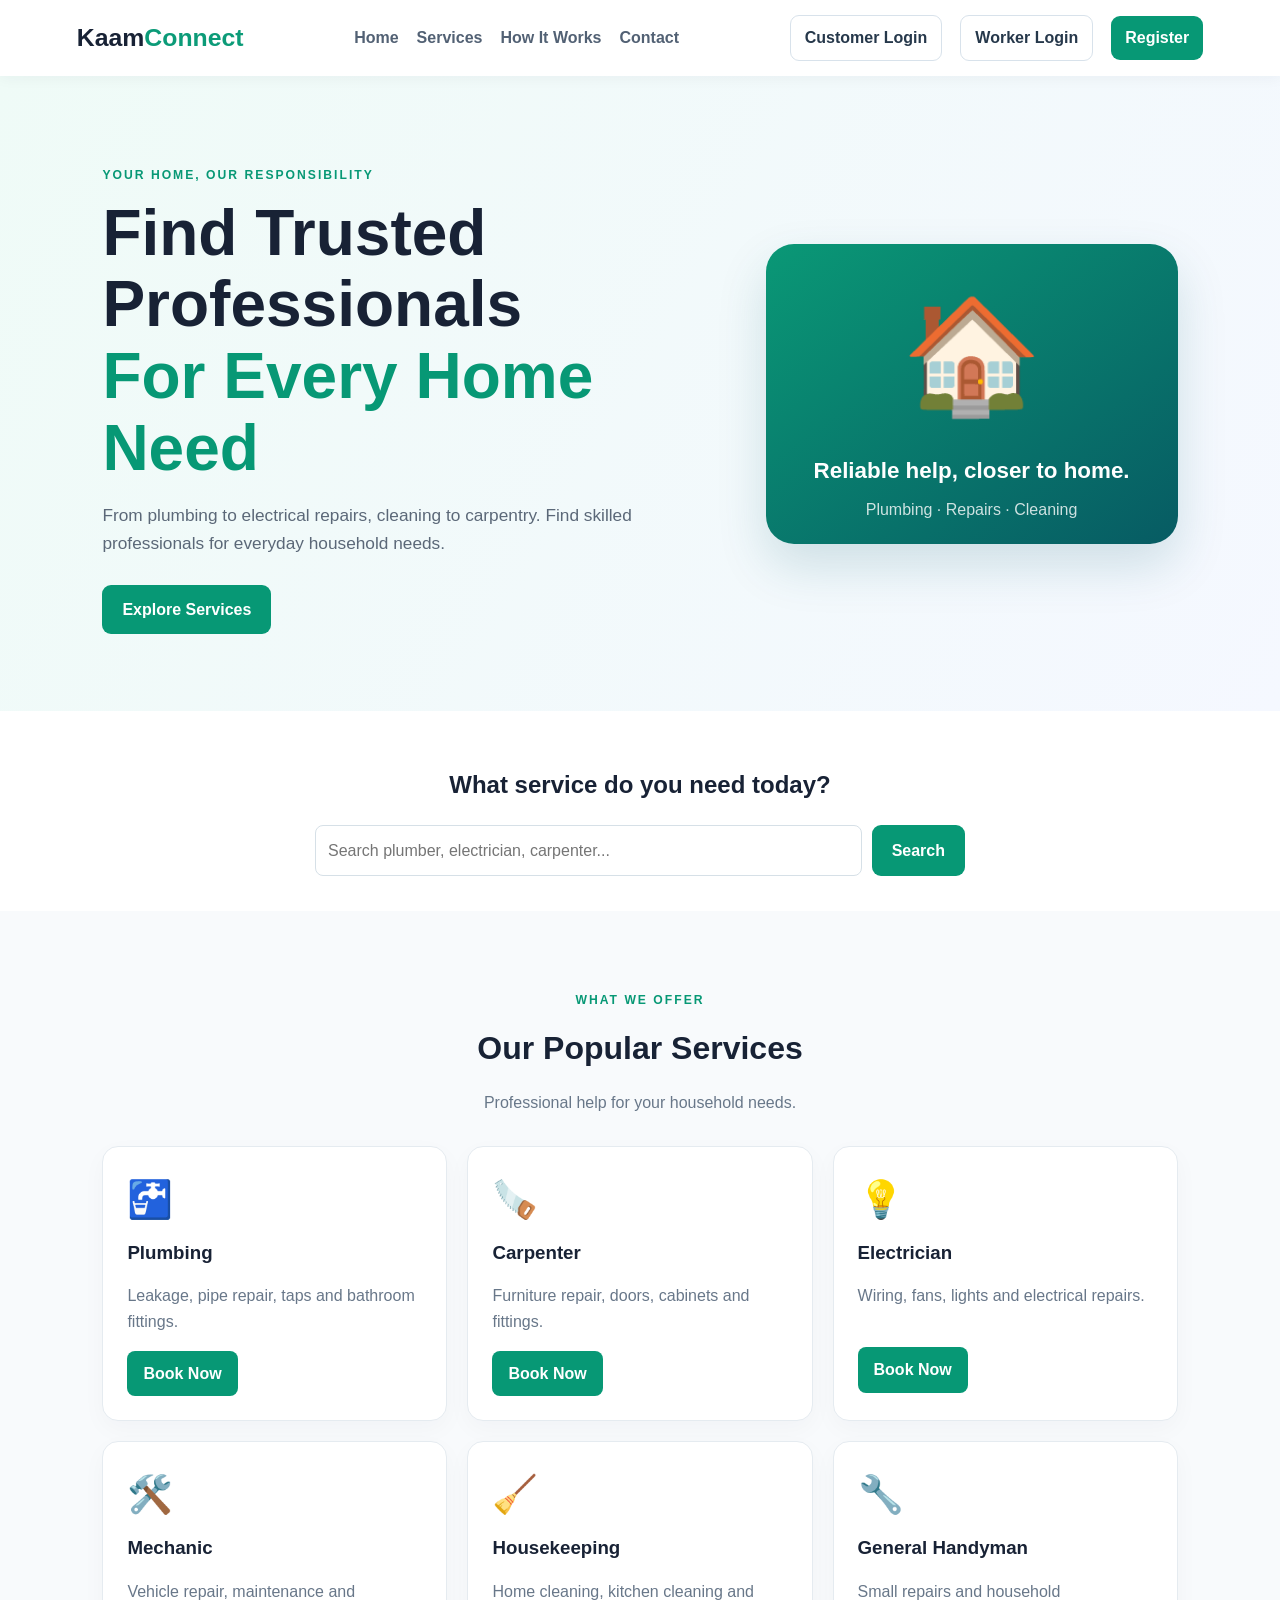
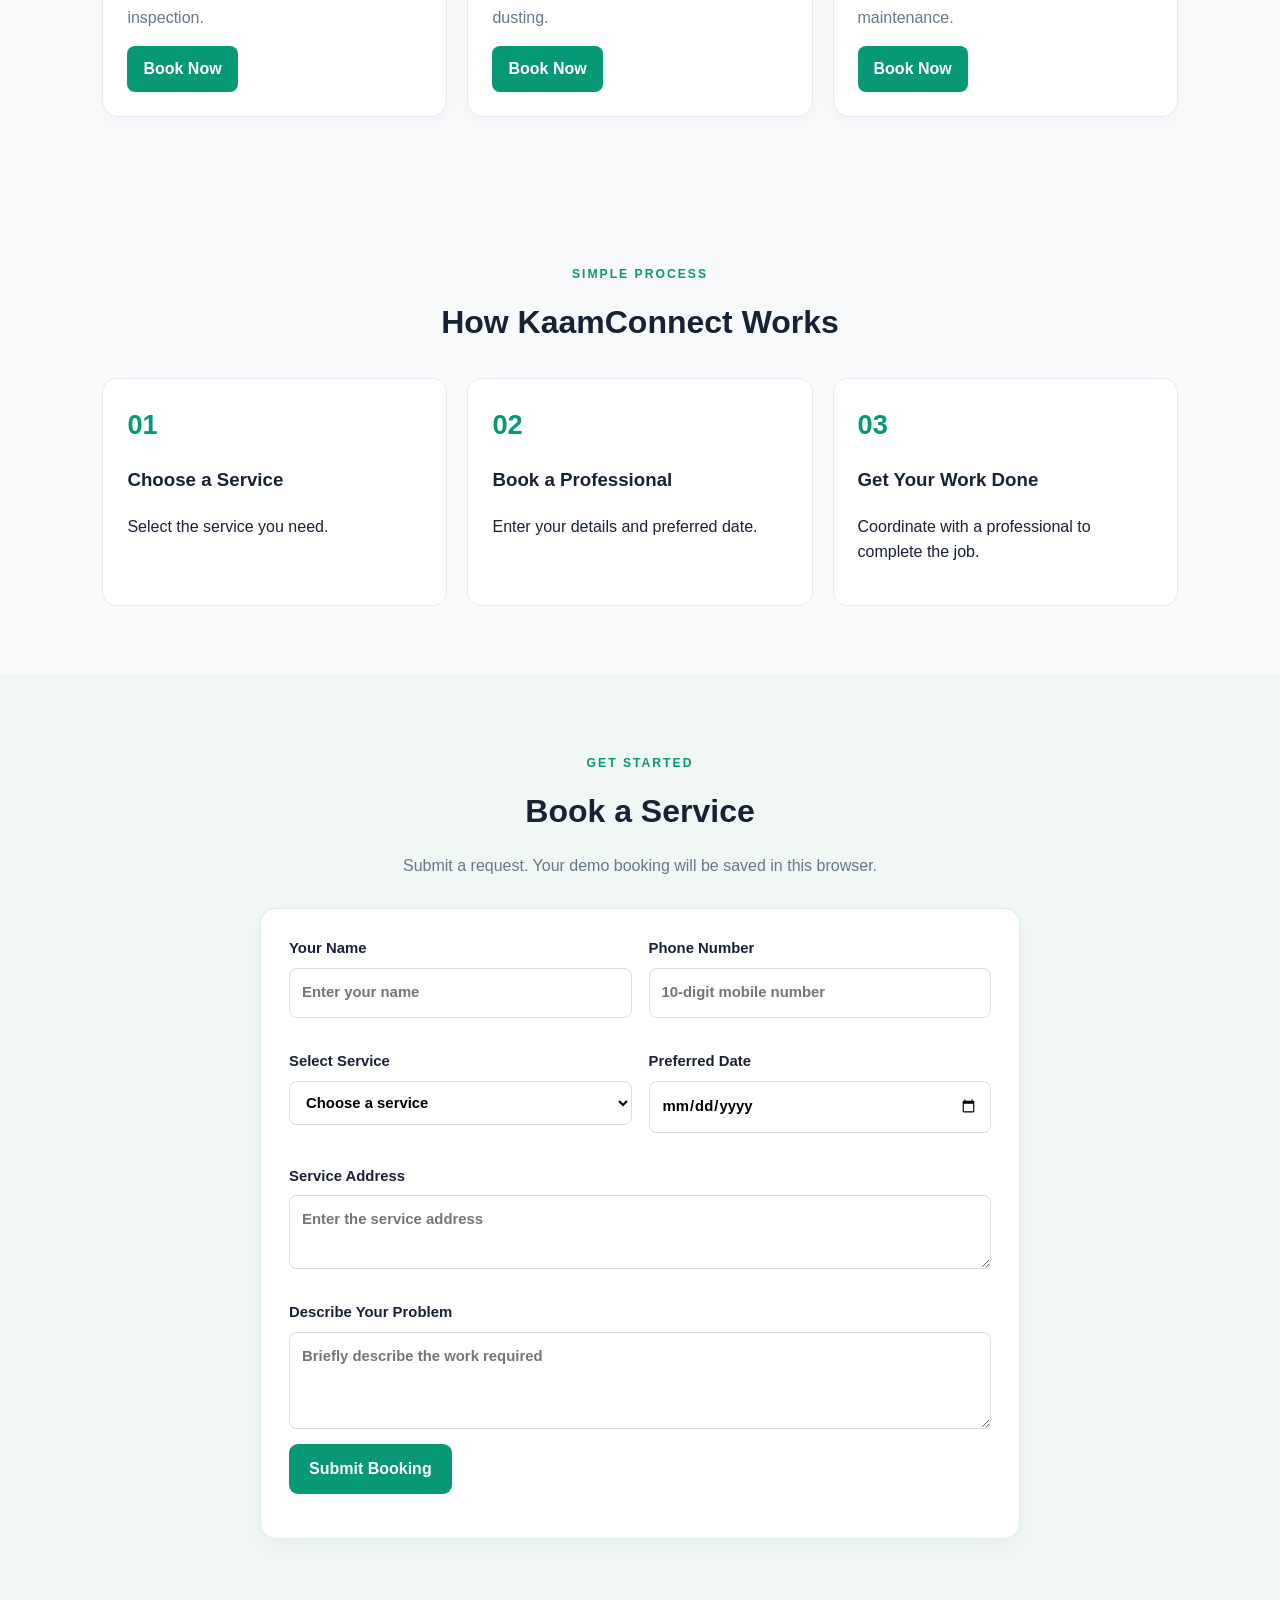
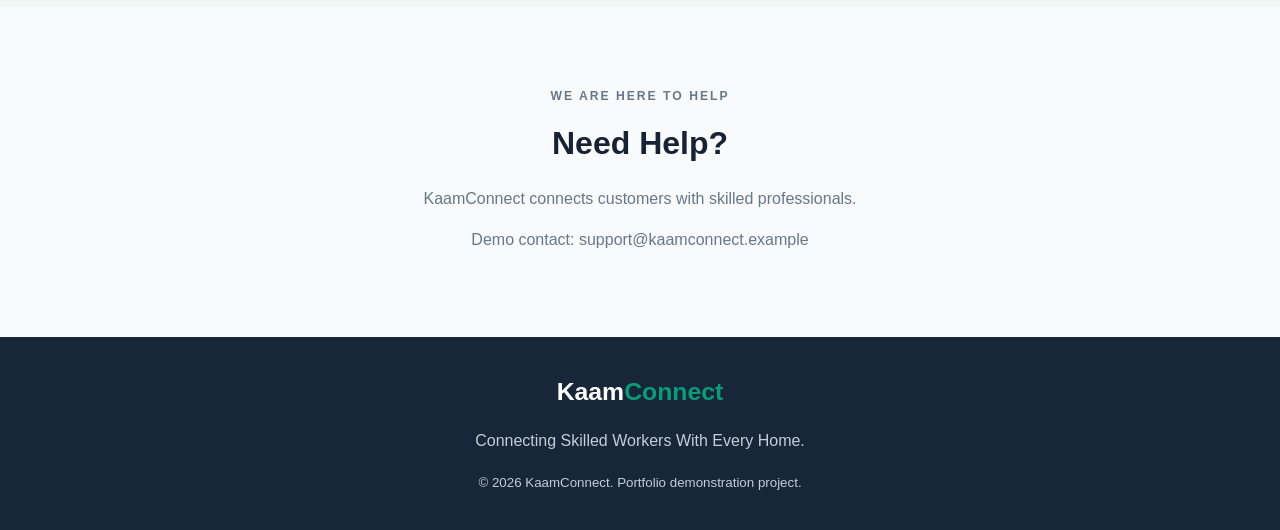
<file: index.html>
<!DOCTYPE html>
<html lang="en">
<head>
  <meta charset="UTF-8"><meta name="viewport" content="width=device-width, initial-scale=1.0">
  <meta name="description" content="KaamConnect connects households with local home-service professionals.">
  <title>KaamConnect | Home Services Marketplace</title><link rel="stylesheet" href="css/style.css">
</head>
<body>
<header class="navbar">
  <a href="index.html" class="logo">Kaam<span>Connect</span></a>
  <nav><a href="#home">Home</a><a href="#services">Services</a><a href="#how">How It Works</a><a href="#contact">Contact</a></nav>
  <div class="nav-buttons"><a href="login.html?role=customer" class="nav-btn">Customer Login</a><a href="login.html?role=worker" class="nav-btn">Worker Login</a><a href="register.html" class="primary-btn small">Register</a></div>
</header>
<main>
  <section class="hero" id="home"><div class="hero-content"><p class="tagline">YOUR HOME, OUR RESPONSIBILITY</p><h1>Find Trusted Professionals <span>For Every Home Need</span></h1><p>From plumbing to electrical repairs, cleaning to carpentry. Find skilled professionals for everyday household needs.</p><a href="#services" class="primary-btn">Explore Services</a></div><div class="hero-art"><div class="hero-icon">🏠</div><p>Reliable help, closer to home.</p><span>Plumbing · Repairs · Cleaning</span></div></section>
  <section class="search-section"><h2>What service do you need today?</h2><div class="search-row"><input type="search" id="searchInput" placeholder="Search plumber, electrician, carpenter..." aria-label="Search services"><button class="primary-btn" onclick="searchServices()">Search</button></div></section>
  <section class="services section" id="services"><div class="section-heading"><p class="eyebrow">WHAT WE OFFER</p><h2>Our Popular Services</h2><p>Professional help for your household needs.</p></div><div class="service-container" id="serviceContainer">
    <article class="service-card" data-name="plumbing plumber"><div class="service-emoji">🚰</div><h3>Plumbing</h3><p>Leakage, pipe repair, taps and bathroom fittings.</p><button onclick="bookService('Plumbing')">Book Now</button></article>
    <article class="service-card" data-name="carpenter carpentry"><div class="service-emoji">🪚</div><h3>Carpenter</h3><p>Furniture repair, doors, cabinets and fittings.</p><button onclick="bookService('Carpenter')">Book Now</button></article>
    <article class="service-card" data-name="electrician electrical"><div class="service-emoji">💡</div><h3>Electrician</h3><p>Wiring, fans, lights and electrical repairs.</p><button onclick="bookService('Electrician')">Book Now</button></article>
    <article class="service-card" data-name="mechanic vehicle"><div class="service-emoji">🛠️</div><h3>Mechanic</h3><p>Vehicle repair, maintenance and inspection.</p><button onclick="bookService('Mechanic')">Book Now</button></article>
    <article class="service-card" data-name="housekeeping cleaning cleaner"><div class="service-emoji">🧹</div><h3>Housekeeping</h3><p>Home cleaning, kitchen cleaning and dusting.</p><button onclick="bookService('Housekeeping')">Book Now</button></article>
    <article class="service-card" data-name="handyman repairs maintenance"><div class="service-emoji">🔧</div><h3>General Handyman</h3><p>Small repairs and household maintenance.</p><button onclick="bookService('General Handyman')">Book Now</button></article>
  </div><p id="noResults" class="muted" hidden>No matching service found. Try another keyword.</p></section>
  <section class="how-it-works section" id="how"><div class="section-heading"><p class="eyebrow">SIMPLE PROCESS</p><h2>How KaamConnect Works</h2></div><div class="steps"><article><b>01</b><h3>Choose a Service</h3><p>Select the service you need.</p></article><article><b>02</b><h3>Book a Professional</h3><p>Enter your details and preferred date.</p></article><article><b>03</b><h3>Get Your Work Done</h3><p>Coordinate with a professional to complete the job.</p></article></div></section>
  <section class="booking section" id="booking"><div class="section-heading"><p class="eyebrow">GET STARTED</p><h2>Book a Service</h2><p>Submit a request. Your demo booking will be saved in this browser.</p></div>
    <form id="bookingForm" class="form-card"><div class="form-grid"><label>Your Name<input type="text" id="customerName" required maxlength="70" placeholder="Enter your name"></label><label>Phone Number<input type="tel" id="customerPhone" pattern="[0-9]{10}" maxlength="10" required placeholder="10-digit mobile number"></label><label>Select Service<select id="selectedService" required><option value="">Choose a service</option><option>Plumbing</option><option>Carpenter</option><option>Electrician</option><option>Mechanic</option><option>Housekeeping</option><option>General Handyman</option></select></label><label>Preferred Date<input type="date" id="bookingDate" required></label><label class="full">Service Address<textarea id="customerAddress" rows="2" required placeholder="Enter the service address"></textarea></label><label class="full">Describe Your Problem<textarea id="problem" rows="3" required placeholder="Briefly describe the work required"></textarea></label></div><button type="submit" class="primary-btn">Submit Booking</button><p id="bookingMessage" role="status"></p></form>
  </section>
  <section id="contact" class="contact section"><p class="eyebrow">WE ARE HERE TO HELP</p><h2>Need Help?</h2><p>KaamConnect connects customers with skilled professionals.</p><p>Demo contact: support@kaamconnect.example</p></section>
</main>
<footer><a href="index.html" class="logo">Kaam<span>Connect</span></a><p>Connecting Skilled Workers With Every Home.</p><small>© 2026 KaamConnect. Portfolio demonstration project.</small></footer>
<script src="js/app.js"></script>
</body></html>
</file>
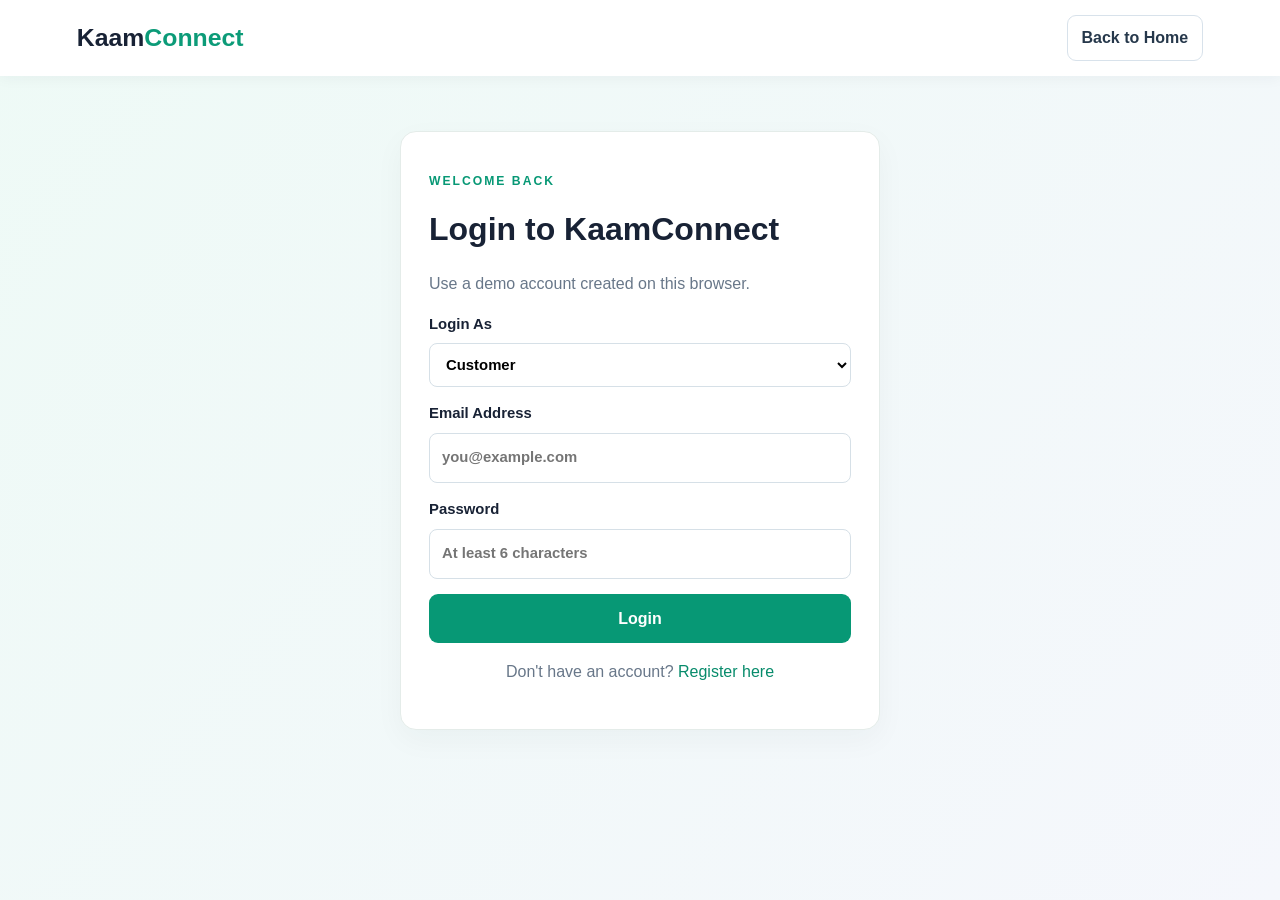
<file: customer-dashboard.html>
<!DOCTYPE html><html lang="en"><head><meta charset="UTF-8"><meta name="viewport" content="width=device-width, initial-scale=1.0"><title>Customer Dashboard | KaamConnect</title><link rel="stylesheet" href="css/style.css"></head><body>
<header class="navbar"><a href="index.html" class="logo">Kaam<span>Connect</span></a><div class="nav-buttons"><span id="welcomeName" class="muted"></span><button class="nav-btn" onclick="logout()">Logout</button></div></header>
<main class="dashboard section"><p class="eyebrow">YOUR ACCOUNT</p><h1>Customer Dashboard</h1><p class="muted">View your service requests and manage your demo account.</p><div class="dashboard-cards"><article class="dashboard-card"><h3>Book a Service</h3><p>Find a professional for your home needs.</p><a href="index.html#booking" class="primary-btn">Book Now</a></article><article class="dashboard-card"><h3>My Bookings</h3><p>Review the service requests saved in this browser.</p><button onclick="showBookings()">Refresh Bookings</button></article><article class="dashboard-card"><h3>My Profile</h3><p>View your registered account information.</p><button onclick="showProfile()">View Profile</button></article></div><section class="dashboard-section"><h2>My Recent Bookings</h2><div id="bookingList"><p class="muted">Loading bookings...</p></div></section></main><script src="js/dashboard.js"></script></body></html>
</file>
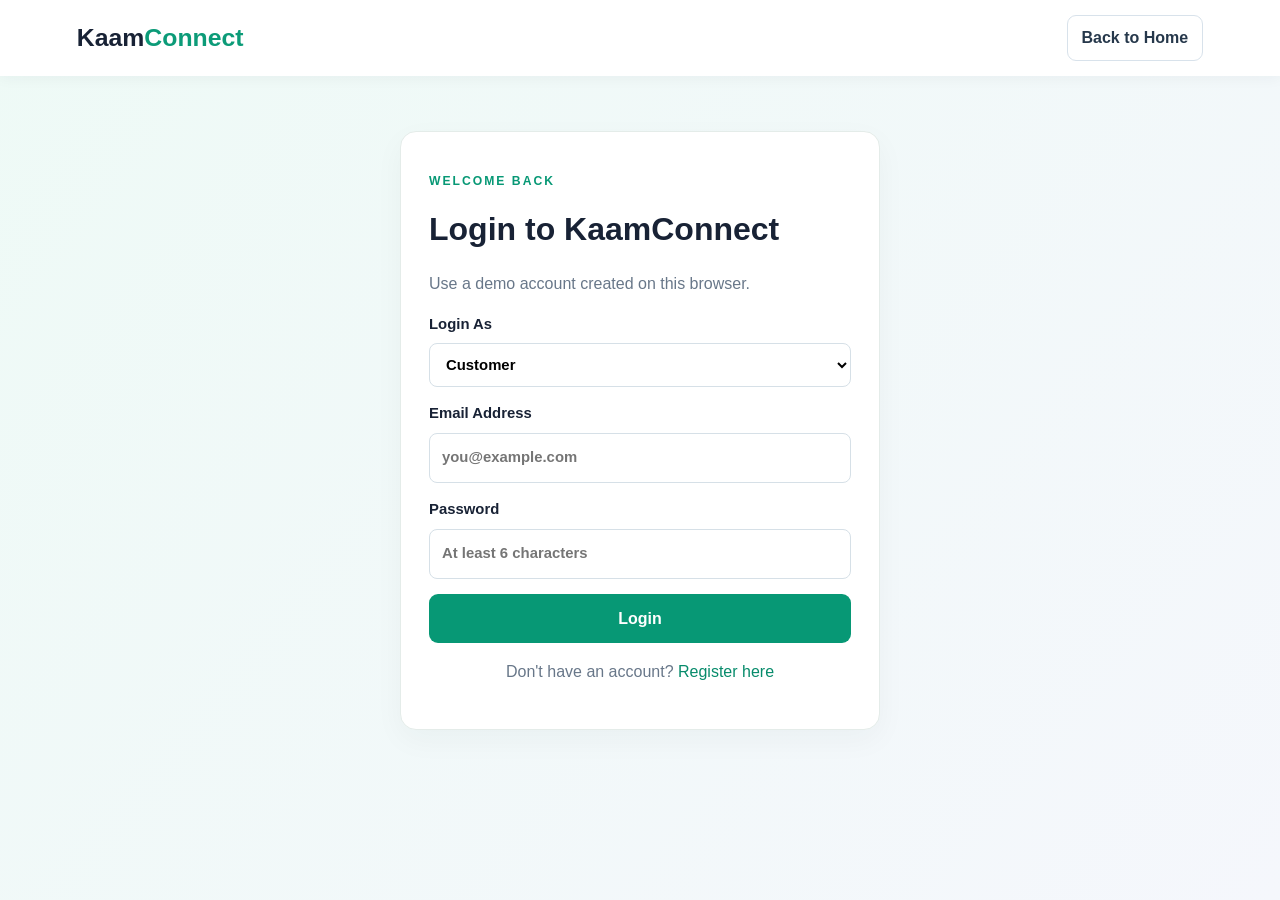
<file: login.html>
<!DOCTYPE html><html lang="en"><head><meta charset="UTF-8"><meta name="viewport" content="width=device-width, initial-scale=1.0"><title>Login | KaamConnect</title><link rel="stylesheet" href="css/style.css"></head><body class="auth-page">
<header class="navbar"><a href="index.html" class="logo">Kaam<span>Connect</span></a><a href="index.html" class="nav-btn">Back to Home</a></header>
<main class="auth-wrap"><form id="loginForm" class="form-card auth-card"><p class="eyebrow">WELCOME BACK</p><h1>Login to KaamConnect</h1><p class="muted">Use a demo account created on this browser.</p>
<label>Login As<select id="role" required><option value="customer">Customer</option><option value="worker">Service Worker</option></select></label>
<label>Email Address<input type="email" id="email" required placeholder="you@example.com"></label><label>Password<input type="password" id="password" required minlength="6" placeholder="At least 6 characters"></label>
<button class="primary-btn" type="submit">Login</button><p id="loginMessage" role="status"></p><p class="login-link">Don't have an account? <a href="register.html">Register here</a></p></form></main><script src="js/auth.js"></script></body></html>
</file>
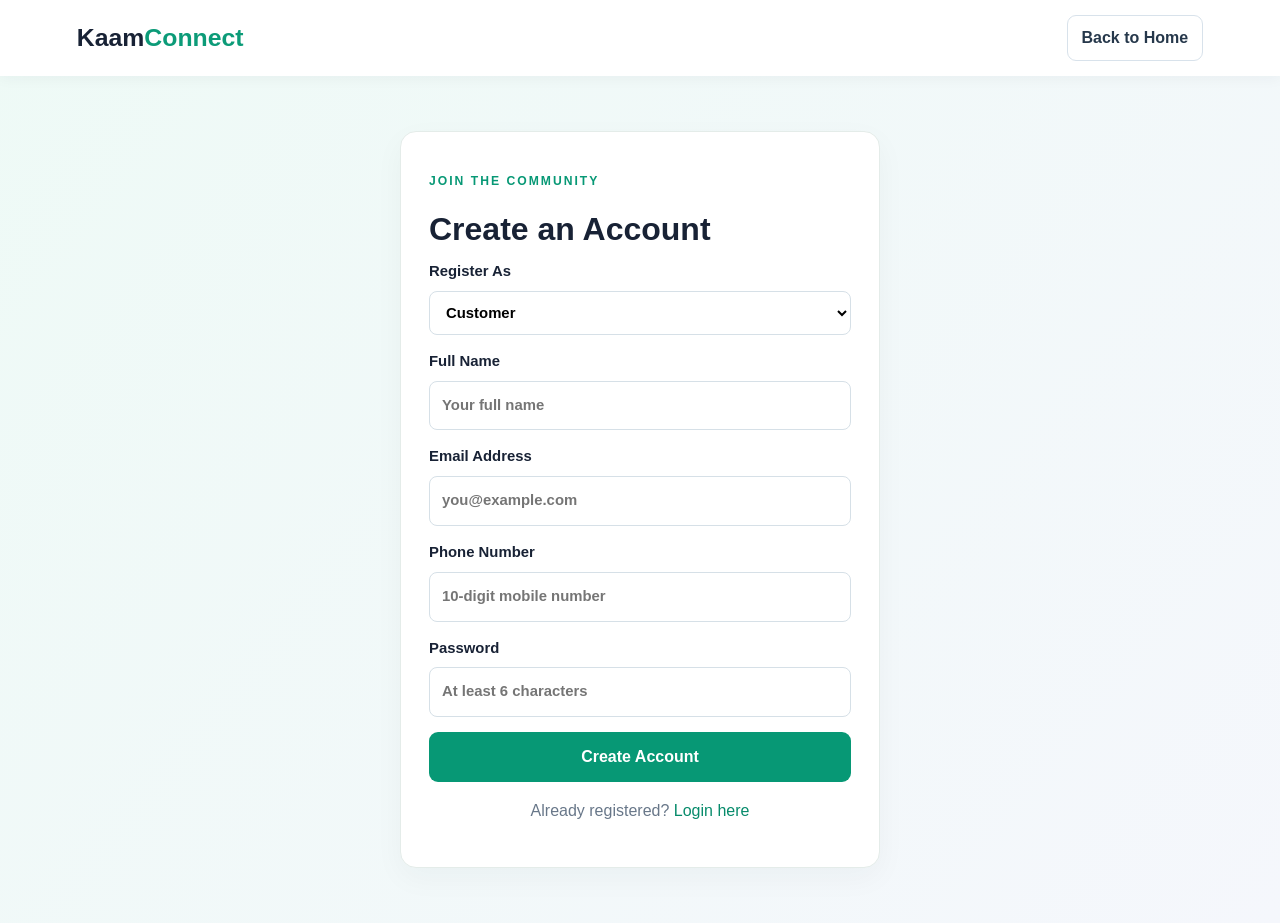
<file: register.html>
<!DOCTYPE html><html lang="en"><head><meta charset="UTF-8"><meta name="viewport" content="width=device-width, initial-scale=1.0"><title>Register | KaamConnect</title><link rel="stylesheet" href="css/style.css"></head><body class="auth-page">
<header class="navbar"><a href="index.html" class="logo">Kaam<span>Connect</span></a><a href="index.html" class="nav-btn">Back to Home</a></header>
<main class="auth-wrap"><form id="registerForm" class="form-card auth-card"><p class="eyebrow">JOIN THE COMMUNITY</p><h1>Create an Account</h1>
<label>Register As<select id="role" required><option value="customer">Customer</option><option value="worker">Service Worker</option></select></label>
<label>Full Name<input type="text" id="name" required maxlength="70" placeholder="Your full name"></label><label>Email Address<input type="email" id="email" required placeholder="you@example.com"></label><label>Phone Number<input type="tel" id="phone" pattern="[0-9]{10}" maxlength="10" required placeholder="10-digit mobile number"></label><label>Password<input type="password" id="password" minlength="6" required placeholder="At least 6 characters"></label>
<button class="primary-btn" type="submit">Create Account</button><p id="registerMessage" role="status"></p><p class="login-link">Already registered? <a href="login.html">Login here</a></p></form></main><script src="js/auth.js"></script></body></html>
</file>
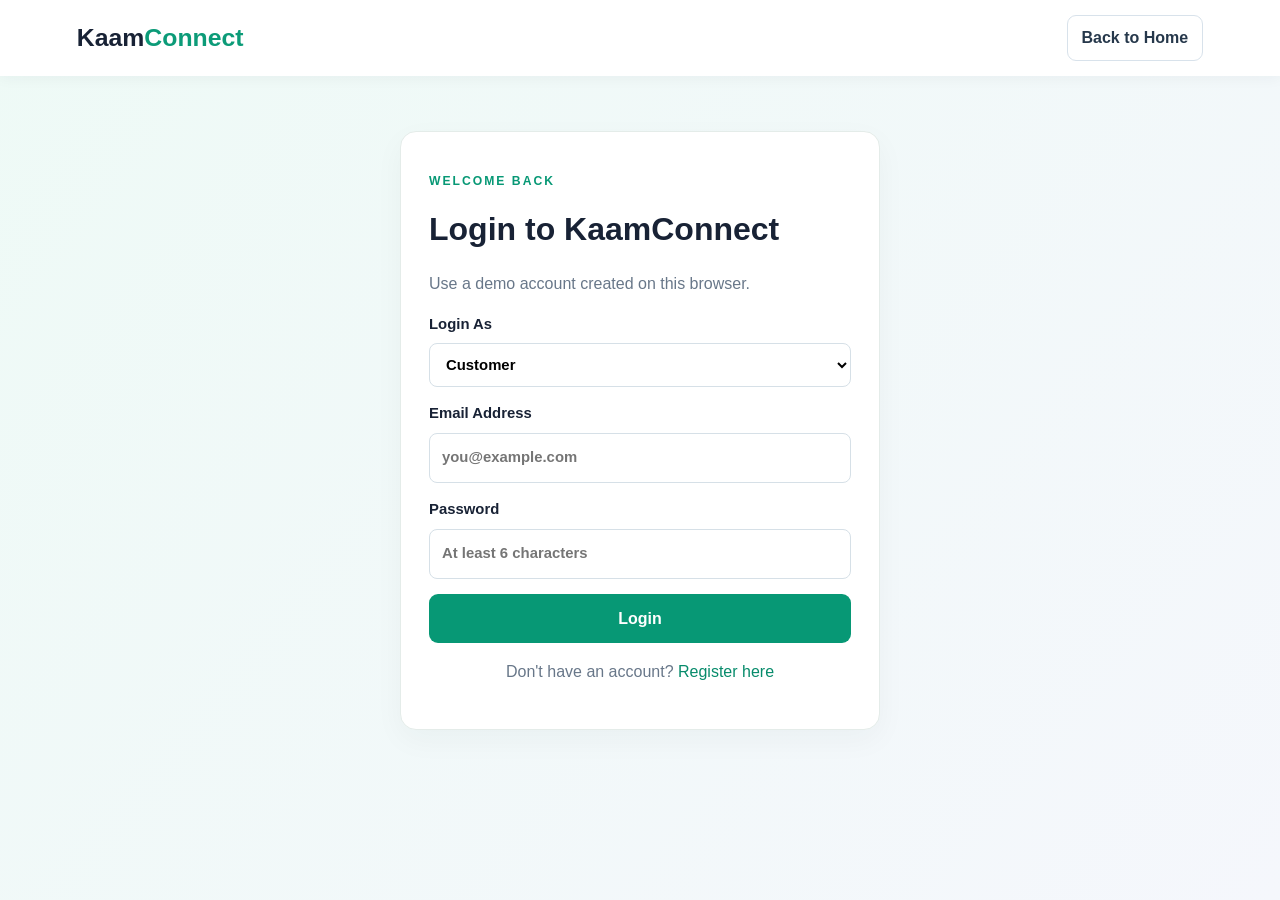
<file: worker-dashboard.html>
<!DOCTYPE html><html lang="en"><head><meta charset="UTF-8"><meta name="viewport" content="width=device-width, initial-scale=1.0"><title>Worker Dashboard | KaamConnect</title><link rel="stylesheet" href="css/style.css"></head><body>
<header class="navbar"><a href="index.html" class="logo">Kaam<span>Connect</span></a><div class="nav-buttons"><span id="welcomeName" class="muted"></span><button class="nav-btn" onclick="logout()">Logout</button></div></header>
<main class="dashboard section"><p class="eyebrow">PROFESSIONAL SPACE</p><h1>Worker Dashboard</h1><p class="muted">A demo view of customer service requests.</p><section class="dashboard-section"><h2>Customer Requests</h2><div id="requestList"><p class="muted">Loading requests...</p></div></section></main><script src="js/dashboard.js"></script></body></html>
</file>
<file: css/style.css>
*{box-sizing:border-box}html{scroll-behavior:smooth}body{margin:0;font-family:Arial,Helvetica,sans-serif;color:#182235;background:#f8fafc;line-height:1.6}a{color:inherit;text-decoration:none}button,input,select,textarea{font:inherit}.navbar{min-height:76px;padding:14px 6%;display:flex;align-items:center;justify-content:space-between;gap:20px;background:#fff;box-shadow:0 2px 14px #10233b0c;position:sticky;top:0;z-index:5}.logo{font-size:1.55rem;font-weight:800;color:#182235}.logo span{color:#0c9b78}.navbar nav,.nav-buttons{display:flex;align-items:center;gap:18px;flex-wrap:wrap}.navbar nav a{font-weight:600;color:#526174}.navbar nav a:hover,.login-link a{color:#078b6b}.nav-btn{border:1px solid #d8e2eb;border-radius:9px;padding:9px 14px;background:#fff;color:#26384b;cursor:pointer;font-weight:700}.primary-btn{display:inline-block;border:0;border-radius:9px;padding:12px 20px;background:#079875;color:white;font-weight:700;cursor:pointer;text-align:center}.primary-btn:hover,.service-card button:hover,.dashboard-card button:hover{background:#06795e}.primary-btn.small{padding:9px 14px}.hero{padding:78px 8%;display:grid;grid-template-columns:1.2fr .8fr;align-items:center;gap:45px;background:linear-gradient(120deg,#effbf7,#f5f8ff)}.hero h1{font-size:clamp(2.3rem,5vw,4rem);line-height:1.12;margin:10px 0 18px}.hero h1 span{display:block;color:#079875}.hero-content>p:not(.tagline){max-width:590px;color:#5b6878;font-size:1.08rem;margin-bottom:27px}.tagline,.eyebrow{font-size:.76rem;letter-spacing:2px;color:#079875;font-weight:800}.hero-art{min-height:300px;border-radius:28px;background:linear-gradient(145deg,#0a9876,#075b63);color:#fff;display:flex;flex-direction:column;align-items:center;justify-content:center;box-shadow:0 22px 50px #075b6328}.hero-icon{font-size:7rem}.hero-art p{font-size:1.4rem;font-weight:700;margin:8px}.hero-art span{opacity:.8}.search-section{margin:-1px auto 0;padding:35px 6%;text-align:center;background:#fff}.search-row{display:flex;max-width:650px;margin:18px auto 0;gap:10px}.search-row input{flex:1}.section{padding:68px 8%}.section-heading{text-align:center;margin-bottom:30px}.section-heading h2,.contact h2{font-size:2rem;margin:4px 0}.section-heading>p:last-child,.muted{color:#687789}.service-container{display:grid;grid-template-columns:repeat(3,1fr);gap:20px}.service-card,.dashboard-card,.booking-item{background:#fff;border:1px solid #e5ebf0;border-radius:16px;padding:24px;box-shadow:0 8px 25px #152b4008}.service-emoji{font-size:2.3rem}.service-card h3{margin:8px 0}.service-card p,.dashboard-card p{color:#687789;min-height:48px}.service-card button,.dashboard-card button{background:#079875;color:white;border:0;border-radius:8px;padding:10px 16px;font-weight:700;cursor:pointer}.service-card[hidden]{display:none}.steps{display:grid;grid-template-columns:repeat(3,1fr);gap:20px}.steps article{padding:24px;border-radius:14px;background:#fff;border:1px solid #e5ebf0}.steps b{color:#079875;font-size:1.7rem}.booking{background:#f0f7f5}.form-card{max-width:760px;margin:0 auto;background:#fff;padding:28px;border:1px solid #e4ece9;border-radius:16px;box-shadow:0 10px 30px #153d2e0a}.form-grid{display:grid;grid-template-columns:1fr 1fr;gap:17px}.form-card label{display:flex;flex-direction:column;gap:7px;font-weight:700;font-size:.93rem;margin-bottom:15px}.form-card input,.form-card select,.form-card textarea,.search-row input{width:100%;padding:12px;border:1px solid #d6e0e7;border-radius:8px;background:#fff;outline:none}.form-card input:focus,.form-card select:focus,.form-card textarea:focus,.search-row input:focus{border-color:#079875;box-shadow:0 0 0 3px #07987518}.full{grid-column:1/-1}.contact{text-align:center}.contact p{color:#687789}footer{padding:35px 8%;text-align:center;background:#172638;color:#fff}footer .logo{color:#fff}footer p,footer small{color:#c3ced9}.auth-page{min-height:100vh;background:linear-gradient(130deg,#eefaf6,#f5f7fc)}.auth-wrap{padding:55px 18px}.auth-card{max-width:480px}.auth-card h1{margin:0 0 5px}.auth-card>.primary-btn{width:100%}.login-link{text-align:center;color:#687789}.success-message{color:#087b5d;font-weight:700}.error-message{color:#b42318;font-weight:700}.dashboard{max-width:1200px;margin:auto;min-height:75vh}.dashboard h1{font-size:2.3rem;margin:0}.dashboard-cards{display:grid;grid-template-columns:repeat(3,1fr);gap:18px;margin:30px 0}.dashboard-section{margin-top:40px}.dashboard-section h2{margin-bottom:18px}.booking-item{margin:12px 0}.booking-item h3{margin:0;color:#078b6b}.booking-item p{margin:5px 0;color:#627184}@media(max-width:850px){.navbar{flex-wrap:wrap}.navbar nav{order:3;width:100%;justify-content:center}.hero{grid-template-columns:1fr;padding:55px 7%}.hero-art{min-height:220px}.service-container{grid-template-columns:repeat(2,1fr)}}@media(max-width:600px){.navbar{padding:13px 5%}.nav-buttons{gap:8px}.navbar nav{gap:12px;font-size:.9rem}.hero h1{font-size:2.4rem}.service-container,.steps,.dashboard-cards,.form-grid{grid-template-columns:1fr}.section{padding:48px 6%}.search-row{flex-direction:column}.full{grid-column:auto}.form-card{padding:20px}.hero-art{min-height:190px}.hero-icon{font-size:5rem}}
</file>
